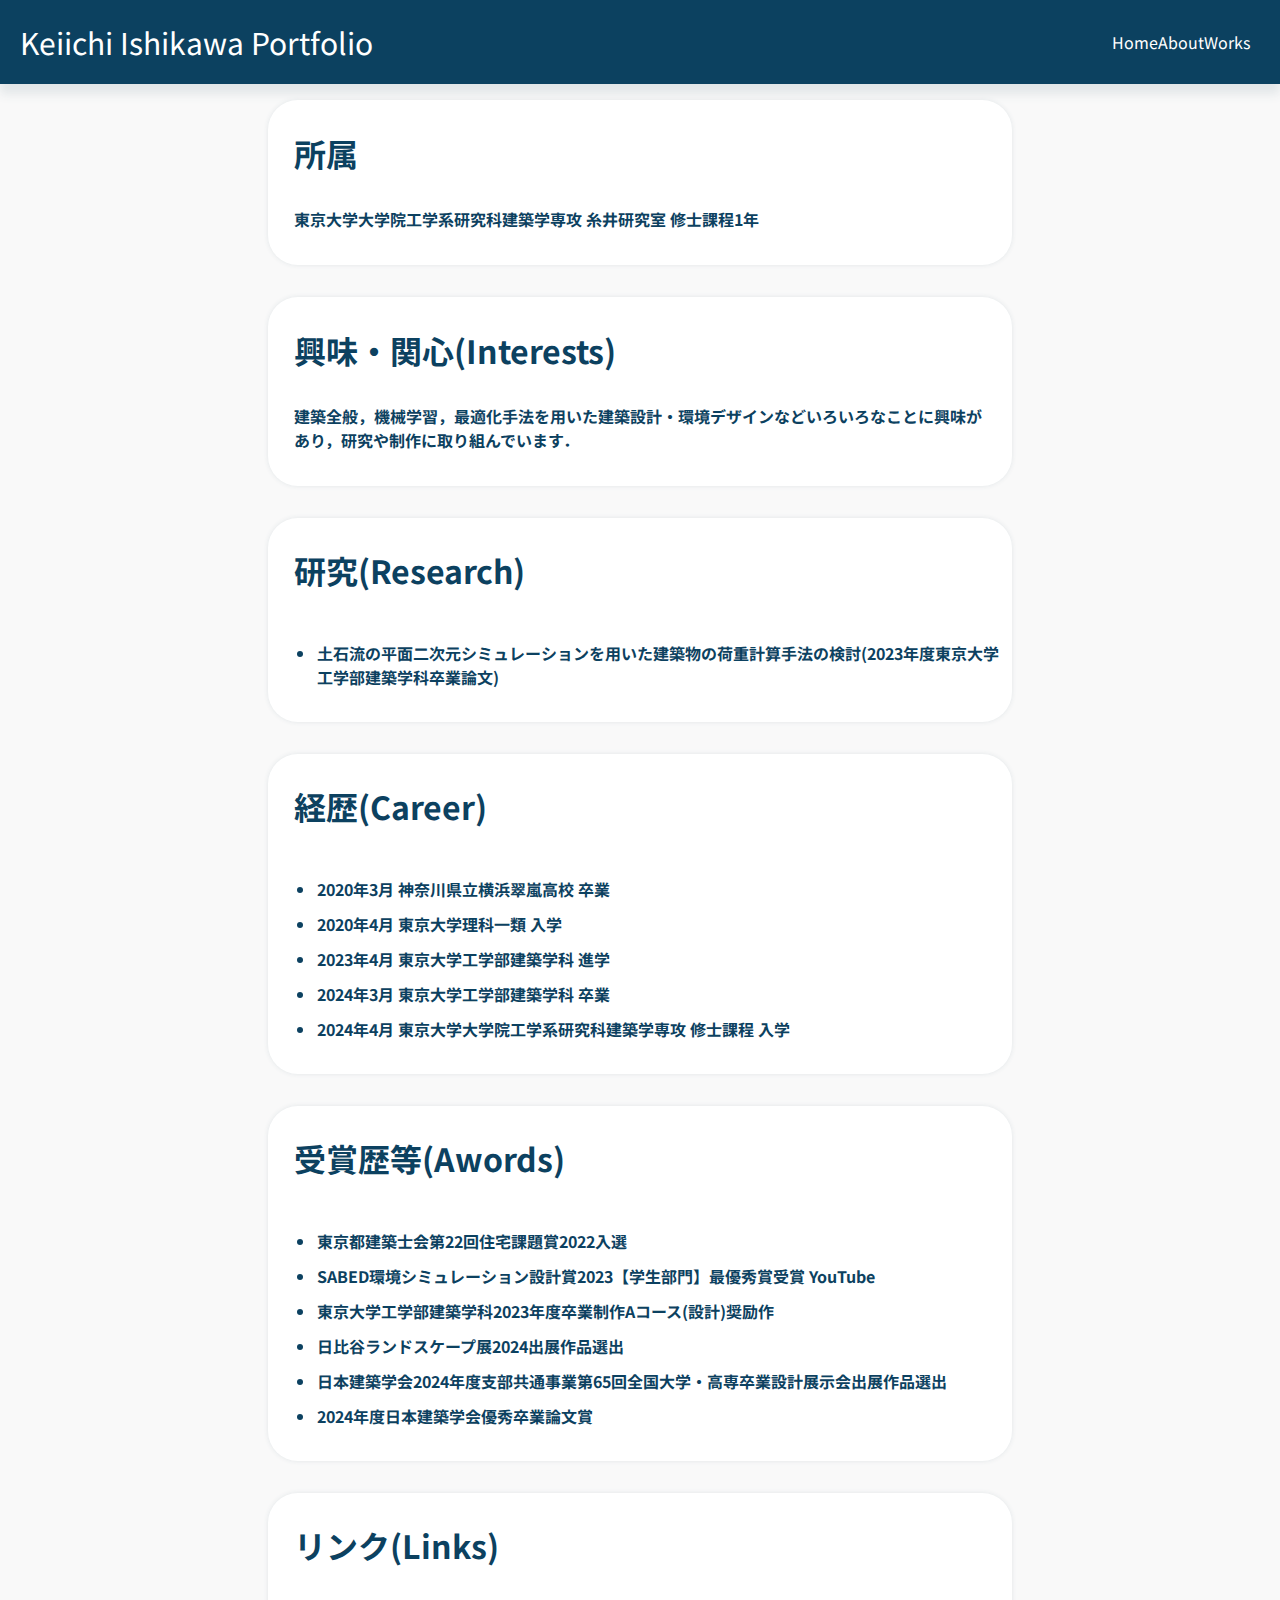
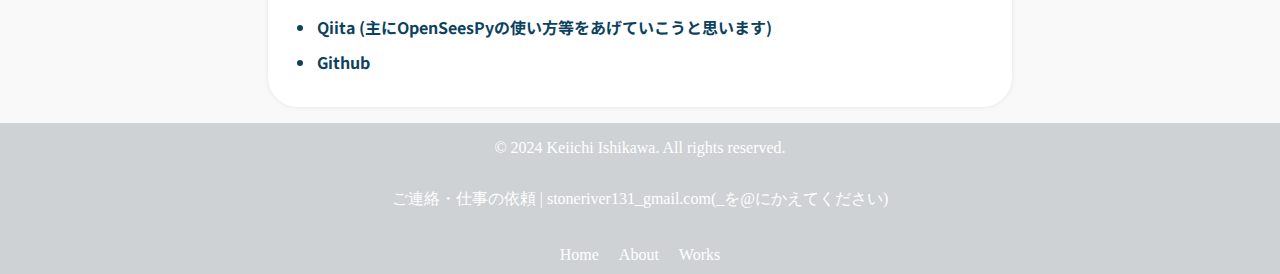
<file: about.html>
<!DOCTYPE html>
<html lang="ja">
    <head>
        <meta charset="UTF-8">
        <meta name="viewport" content="width=device-width, initial-scale=1.0">
        <title>Keiichi Keiichi_Ishikawa_portfolio</title>
        <!-- Google Fontsのリンク -->
        <link rel="preconnect" href="https://fonts.googleapis.com">
        <link rel="preconnect" href="https://fonts.gstatic.com" crossorigin>
        <link href="https://fonts.googleapis.com/css2?family=Noto+Sans+JP:wght@100..900&family=Noto+Serif+JP:wght@200..900&display=swap" rel="stylesheet">
        <!-- CSSファイルをリンク -->
        <link rel="stylesheet" href="style.css">
    </head>

    <body>
        <header>
            <h1 class="headline">
                <a href="index.html">Keiichi Ishikawa Portfolio</a>
            </h1>
            <ul class="nav-list">
                <li class="nav-list-item">
                    <a href="index.html">Home</a>
                </li>
                <li class="nav-list-item">
                    <a href="about.html">About</a>
                </li>
                <li class="nav-list-item">
                    <a href="works.html">Works</a>
                </li>
            </ul>
        </header>

        <div class="box">
            <h1 class="box-h1">所属</h1>
            <p class="box-p">東京大学大学院工学系研究科建築学専攻 糸井研究室 修士課程1年</p>
        </div>
        <div class="box">
            <h1 class="box-h1">興味・関心(Interests)</h1>
            <p class="box-p">建築全般，機械学習，最適化手法を用いた建築設計・環境デザインなどいろいろなことに興味があり，研究や制作に取り組んでいます．</p>
        </div>
        <div class="box">
            <h1 class="box-h1">研究(Research)</h1>
            <ul class="box-ul">
                <li class="box-li"><a href="https://www.aij.or.jp/jpn/sotsuron/pdf/sotu2024.pdf">土石流の平面二次元シミュレーションを用いた建築物の荷重計算手法の検討(2023年度東京大学工学部建築学科卒業論文)</a></li>
            </ul>
        </div>
        <div class="box">
            <h1 class="box-h1">経歴(Career)</h1>
            <ul class="box-ul">
                <li class="box-li">2020年3月 神奈川県立横浜翠嵐高校 卒業</li>
                <li class="box-li">2020年4月 東京大学理科一類 入学</li>
                <li class="box-li">2023年4月 東京大学工学部建築学科 進学</li>
                <li class="box-li">2024年3月 東京大学工学部建築学科 卒業</li>
                <li class="box-li">2024年4月 東京大学大学院工学系研究科建築学専攻 修士課程 入学</li>
            </ul>
        </div>
        <div class="box">
            <h1 class="box-h1">受賞歴等(Awords)</h1>
            <ul class="box-ul">
                <li class="box-li"><a href="https://tokyokenchikushikai.or.jp/award/index03.html">東京都建築士会第22回住宅課題賞2022入選</a></li>
                <li class="box-li"><a href="https://www.sabed.jp/2023/12/4724.html">SABED環境シミュレーション設計賞2023【学生部門】最優秀賞受賞</a><a href="https://www.youtube.com/watch?v=-alFKFvRSb4">  YouTube</a></li>
                <li class="box-li">東京大学工学部建築学科2023年度卒業制作Aコース(設計)奨励作</li>
                <li class="box-li">日比谷ランドスケープ展2024出展作品選出</li>
                <li class="box-li"><a href="https://www.aij.or.jp/sotsuten_2024.html">日本建築学会2024年度支部共通事業第65回全国大学・高専卒業設計展示会出展作品選出</a> </li>
                <li class="box-li"><a href="https://www.aij.or.jp/jpn/sotsuron/pdf/sotu2024.pdf">2024年度日本建築学会優秀卒業論文賞</a></li>
            </ul>
        </div>
<!-- 
        <div class="box">
            <h1 class="box-h1">スキル(Skills)</h1>
            <ul class="box-ul">
                <li class="box-li">illustrator</li>
                <li class="box-li">Photoshop</li>
                <li class="box-li">Python</li>
                <li class="box-li">html</li>
        </div>   -->

        <div class="box">
            <h1 class="box-h1">リンク(Links)</h1>
            <ul class="box-ul">
                <li class="box-li"><a href="https://qiita.com/srk1-bot">Qiita (主にOpenSeesPyの使い方等をあげていこうと思います)</a></li>
                <li class="box-li"><a href="https://github.com/srk1-bot">Github</a></li>
        </div>    
    
        <footer>
            <div class="footer-content">
                <p>&copy; 2024 Keiichi Ishikawa. All rights reserved.</p>
                <p>ご連絡・仕事の依頼 | stoneriver131_gmail.com(_を@にかえてください)</p>
                <ul class="footer-links">
                    <li><a href="index.html">Home</a></li>
                    <li><a href="about.html">About</a></li>
                    <li><a href="works.html">Works</a></li>
                </ul>
            </div>
        </footer>

    </body>

</html>
</file>
<file: style.css>
/* body---------------------------------------- */
body {
  display: flex;
  align-items: center;
  margin: 0;
  padding: 0;
  background-color: #f9f9f9; /* 他のページの背景色 */
  flex-direction: column;
  /* position: relative; */
}

.box{
  background-color: #ffffff;
  border-radius: 30px;
  width: 80vw;
  max-width: 720px; 
  box-shadow: 0px 0px 5px#e2e6e8;
  padding: 0.5em 0.5em 0.5em 1em;
  margin: 1em 2em ;
}
.box-h1{
  padding: 0px 0px 0px 10px;
  font-family: "Noto Sans JP", sans-serif;
  font-weight: bold;
  color: #0c4160;
}

.box-ul{
  padding: 1em 0.1em 0.5em 1em;
  margin-left: 1em;
  font-family: "Noto Sans JP", sans-serif;
  font-weight: bold;
  color: #0c4160;
}
.box-li{
  padding: 10px 1px 1px 1px;
}
.box-p{
  padding: 10px 10px;
  font-family: "Noto Sans JP", sans-serif;
  color: #0c4160;
  font-weight: bold;
}


/* header------------------------ */
header{
  display: flex;
  align-items: center;
  justify-content: space-between;
  width: 100%;
  background: #0c4160;
  box-shadow: 0px 10px 10px #e2e6e8;
  margin: auto;
}

header > h1{
  font-family: "Noto Sans JP", sans-serif;
  font-weight: normal;
  font-size: 30px; 
  padding-left: 20px;
}

header > ul, ol {
  font-family: "Noto Sans JP", sans-serif;
  font-weight: normal;
  color: #ffffff;
}

.nav-list{
  display: flex; 
  align-items: center;
  padding: 10px 10px 10px 10px;
  margin:20px;
  list-style: none;
}




/* フッター内のコンテンツ */
footer{
  width: 100%;
  margin: 0px 0px 0px 0px;
  background: #ced2d4;
  color: #ffffff;
  text-align: center;
}
.footer-content {
  max-width: 1200px;
  margin: 0 auto; /* 中央揃え */
  display: flex;
  flex-direction: column; /* スマホでも縦並び */
  align-items: center;
}

/* リンクリスト */
.footer-links {
  list-style: none; /* リストマーカーを消す */
  padding: 0;
  margin: 20px 0px 10px 0px;
  display: flex; /* 横並びにする */
}

.footer-links li {
  margin: 0 10px;
}

.footer-links a {
  color: #ffffff;
  text-decoration: none; /* 下線を消す */
  font-weight: normal;
  transition: color 0.3s; /* ホバー時のアニメーション */
}


.footer-links a:hover {
  color: #aea885; /* ホバー時のリンク色 */
}


header  a {
  color: #ffffff; /* リンクの文字色を設定 */
  text-decoration: none; /* 下線を消す */
}


.box  a {
  color: #0c4160; /* リンクの文字色を設定 */
  text-decoration: none; /* 下線を消す */
}

.box img {
  display: flex;
  align-items: center;
  margin: 10px 10px 0px 10px;
  width: 95%; /* 親要素の幅に合わせる */
  height: auto; /* アスペクト比を維持する */
  border-radius: 20px; /* 角を丸くする */
}

a:hover {
  color: #aea885; /* ホバー時の文字色を設定 */
  transition: color 0.3s;
}


header a:visited {
  color: #ffffff; /* 訪問済みリンクの文字色 */
}

.box a:visited {
  color: #0c4160; /* 訪問済みリンクの文字色 */
}

a:visited:hover {
  color: #aea885; /* 訪問済みリンクのホバー時の文字色 */
}

a:active {
  color: #aea885; /* クリック中のリンクの文字色 */
}


/* home----------------- */
.p-fv {

  /* 背景画像を表示 */
  background-image: url(image/コンコース.png);
  width: 100vw;
  height: 100vh;
  position: relative;
  background-repeat: no-repeat;
  background-size: cover;
  background-position: center;
  display: flex;
  justify-content: left;
  padding-left: 5%;
  padding-bottom: 2%;
  padding-top: 2%;
  color: #ffffff;
}

.p-fv::before {
  content: "";
  width: 100%;
  height: 100%;
  background-color: rgba(0, 0, 0, 0.2);
  position: absolute;
  top: 0;
  left: 0;
}

.p-fv__copy {
  position: relative;
  z-index: 10;
  color: #fff;
  display: flex;
  align-items: center;
  font-size: 8vh;
  font-weight: bold;
}
</file>
